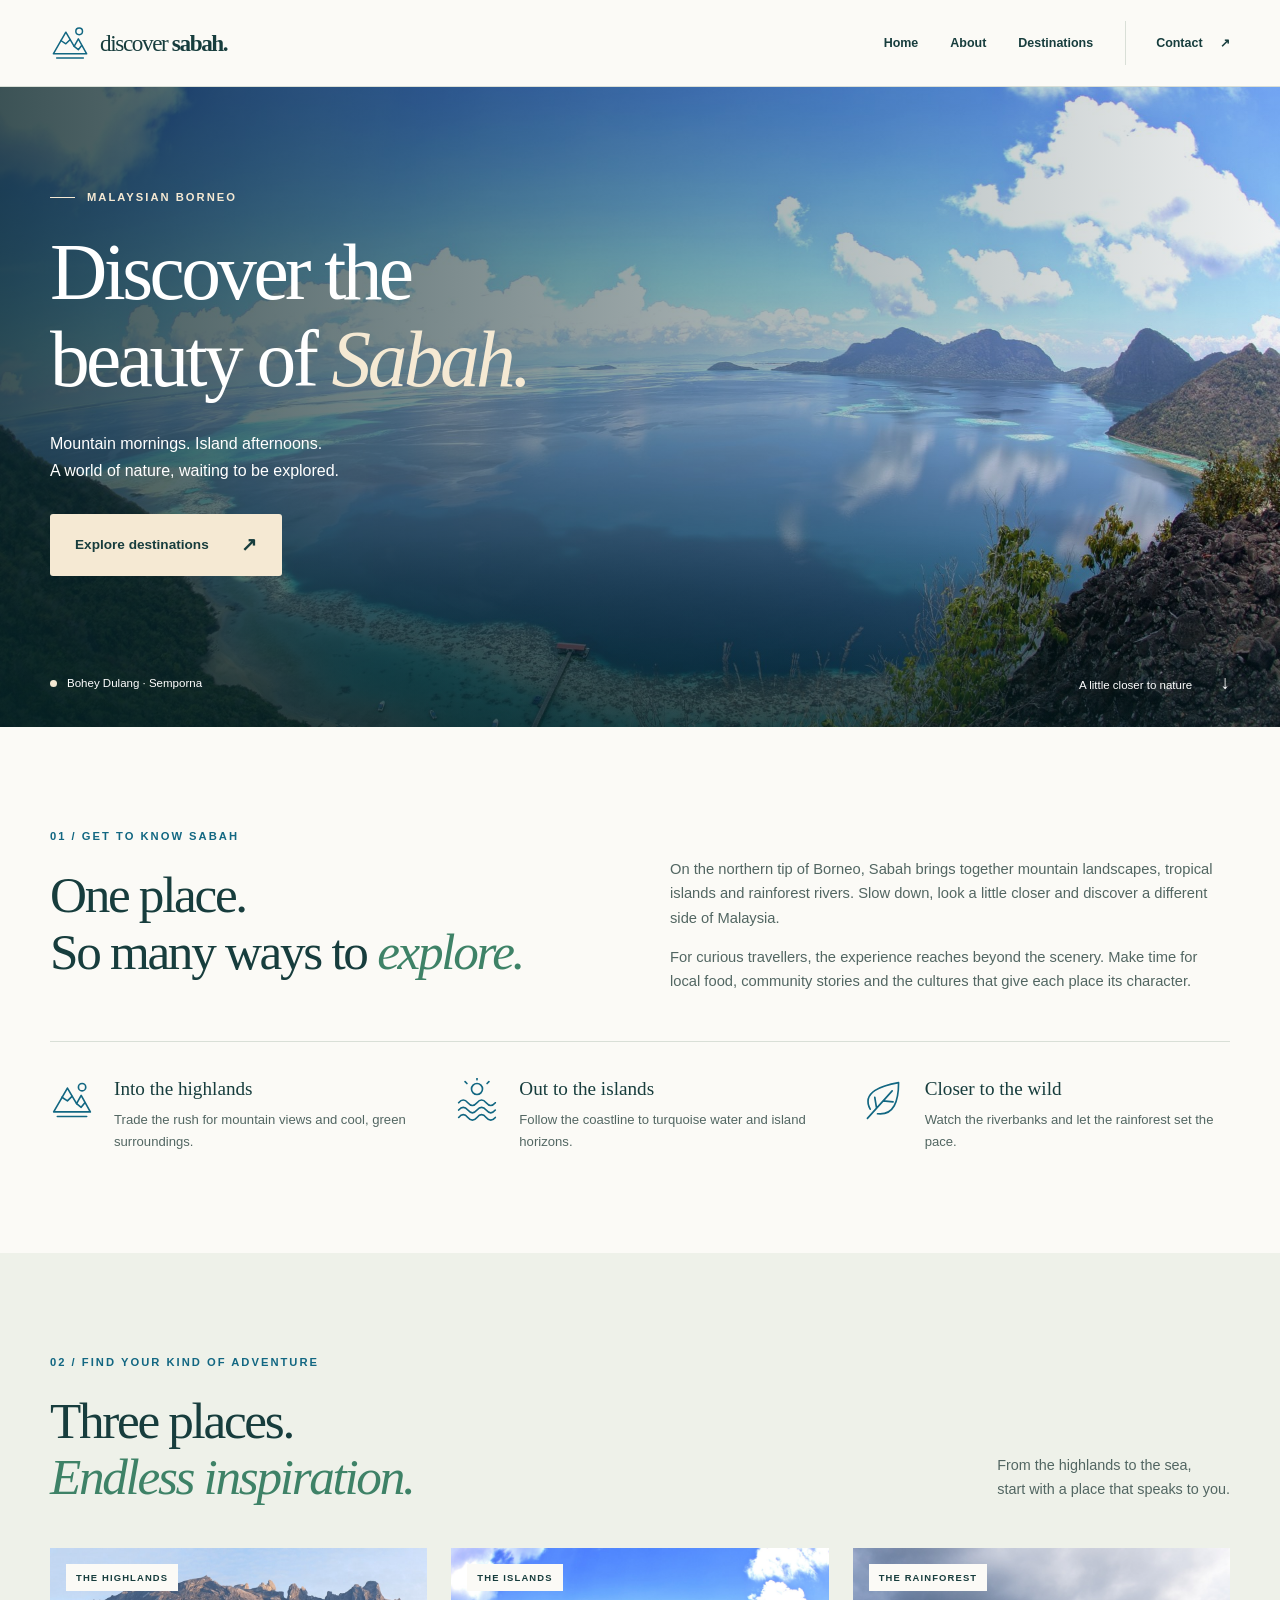
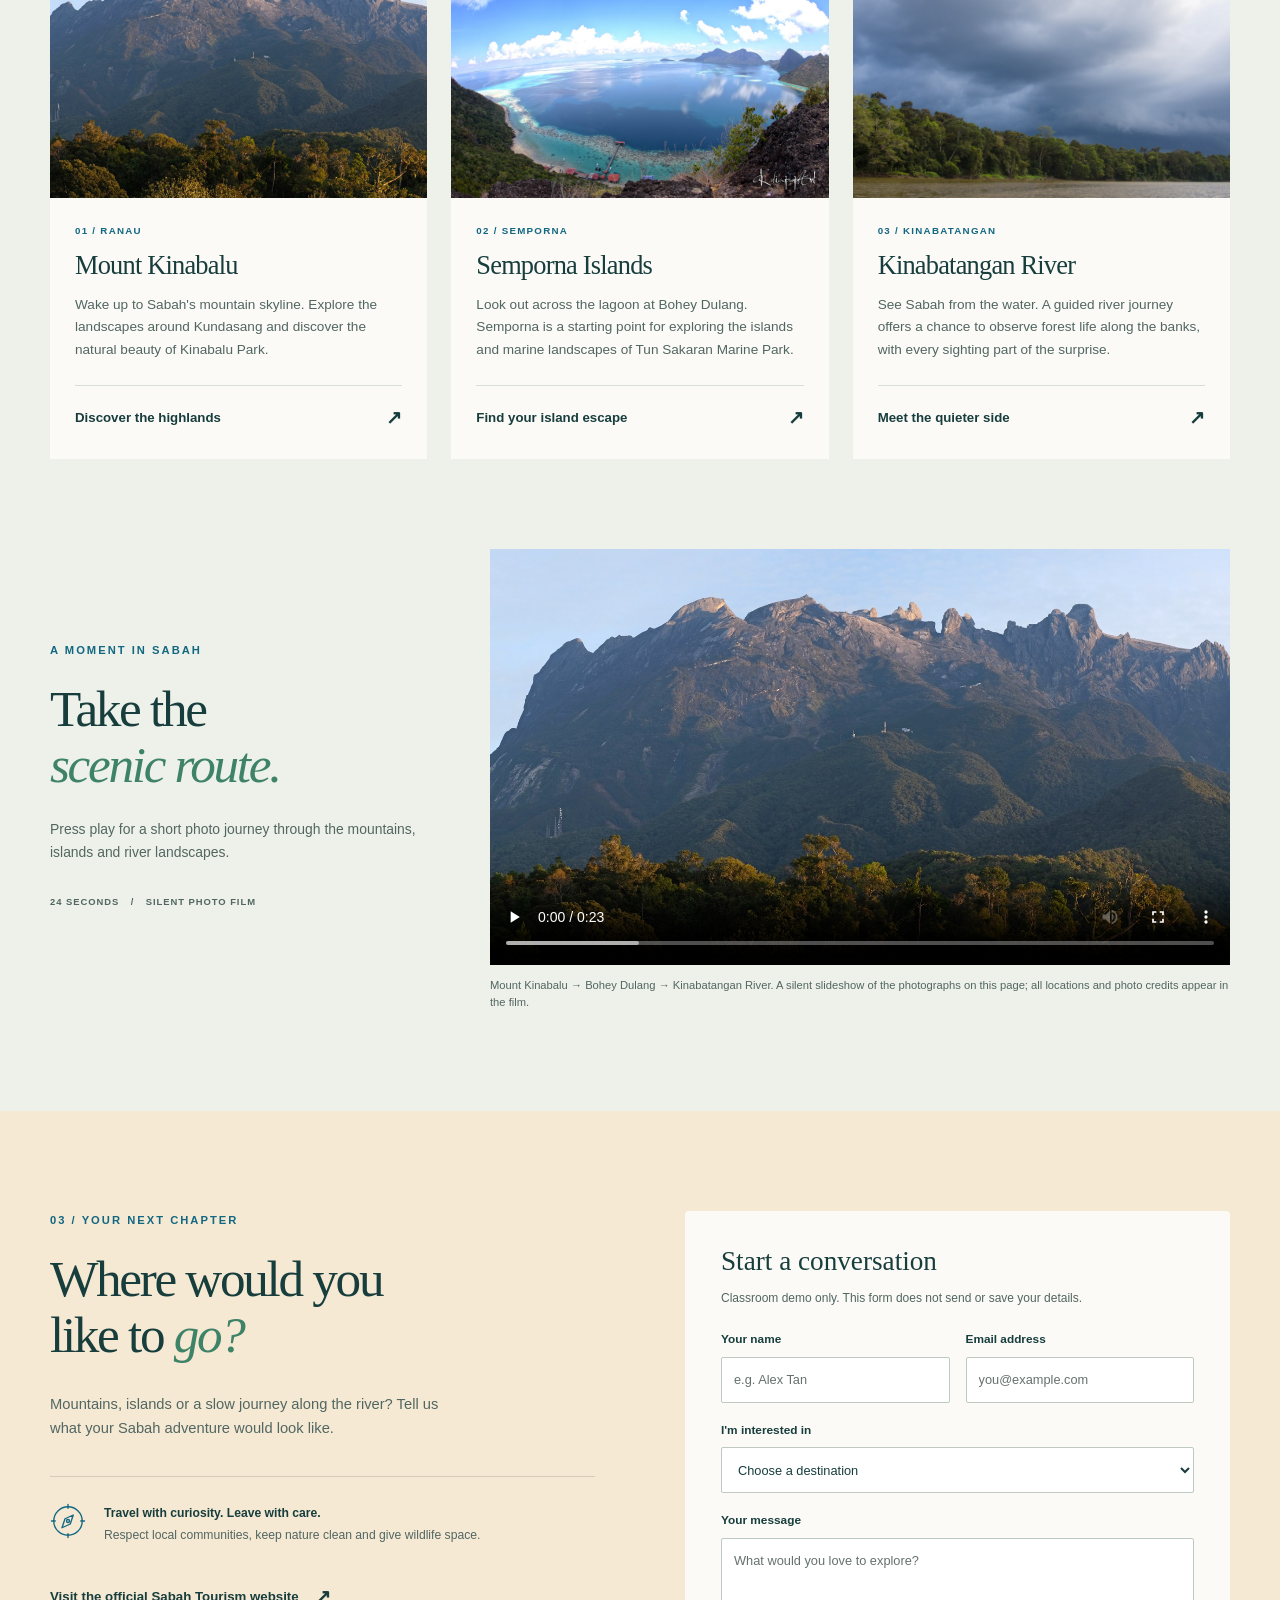
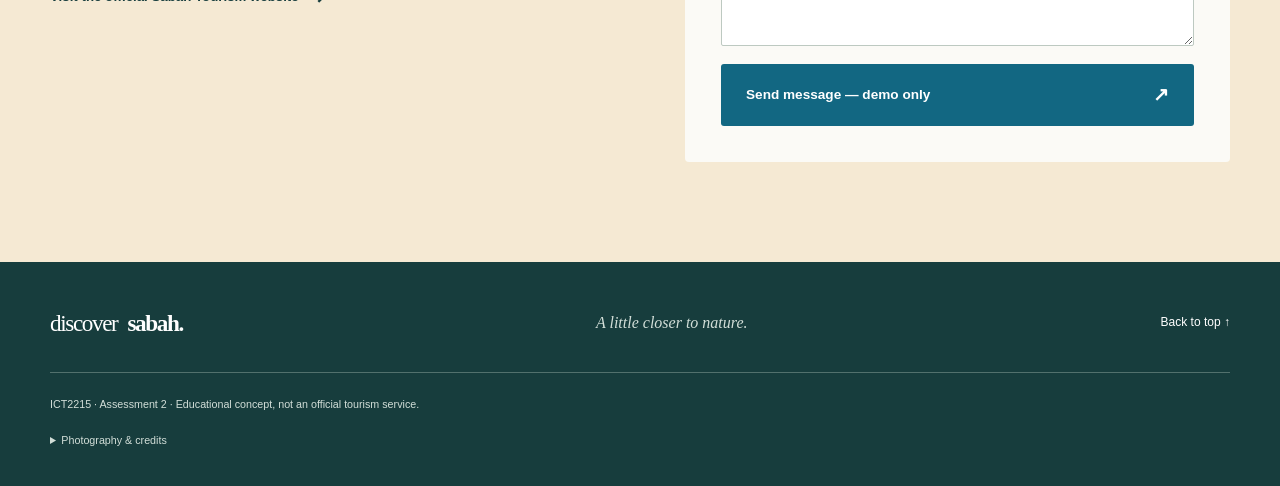
<file: index.html>
<!DOCTYPE html>

<html lang="en">

  <head>

    <meta charset="UTF-8">

    <meta name="viewport" content="width=device-width, initial-scale=1.0">

    <meta name="description" content="Discover Sabah, Malaysian Borneo: mountain mornings, island adventures and rainforest rivers.">

  <title>Discover Sabah | A little closer to nature</title>

    <link rel="icon" href="assets/icons/mountain.svg" type="image/svg+xml">

    <link rel="stylesheet" href="style.css">
  </head>

<body>

    <a class="skip-link" href="#main">Skip to content</a>

    <header class="site-header">

      <div class="container header-inner">

        <a class="brand" href="#home" aria-label="Discover Sabah home">

          <img src="assets/icons/mountain.svg" alt="" width="40" height="40">
          <span>discover <strong>sabah.</strong></span>
        </a>

        <nav aria-label="Main navigation">

          <a href="#home">Home</a>

          <a href="#about">About</a>

          <a href="#destinations">Destinations</a>

          <a href="#contact">Contact <span aria-hidden="true">↗</span></a>
        </nav>
      </div>
    </header>

    <main id="main">

      <section class="hero" id="home" aria-labelledby="home-title">

        <img class="hero-image" src="assets/images/semporna.jpg" alt="Turquoise lagoon and forested islands viewed from Bohey Dulang, Sabah" width="1920" height="1273" fetchpriority="high">

        <div class="hero-shade"></div>

        <div class="container hero-content">

        <p class="eyebrow light"><span class="small-line"></span> MALAYSIAN BORNEO</p>

        <h1 id="home-title">Discover the<br>beauty of <em>Sabah.</em></h1>

        <p class="hero-description">Mountain mornings. Island afternoons.<br>A world of nature, waiting to be explored.</p>

          <a class="button button-sand" href="#destinations">Explore destinations <span aria-hidden="true">↗</span></a>
        </div>

        <div class="container hero-bottom">

        <p><span class="location-dot" aria-hidden="true"></span> Bohey Dulang · Semporna</p>

          <a href="#about">A little closer to nature <span aria-hidden="true">↓</span></a>
        </div>
      </section>

      <section class="section about" id="about" aria-labelledby="about-title">
        <div class="container">

          <div class="section-heading about-heading">
            <div>

          <p class="eyebrow">01 / GET TO KNOW SABAH</p>

          <h2 id="about-title">One place.<br>So many ways to <em>explore.</em></h2>
            </div>

          <div class="about-copy">

              <p>On the northern tip of Borneo, Sabah brings together mountain landscapes, tropical islands and rainforest rivers. Slow down, look a little closer and discover a different side of Malaysia.</p>

              <p>For curious travellers, the experience reaches beyond the scenery. Make time for local food, community stories and the cultures that give each place its character.</p>
            </div>
          </div>

          <div class="experience-grid">

            <article class="experience">
              <img src="assets/icons/mountain.svg" alt="" width="44" height="44">
              <div>

          <h3>Into the highlands</h3>

                <p>Trade the rush for mountain views and cool, green surroundings.</p>
              </div>
            </article>

            <article class="experience">
              <img src="assets/icons/waves.svg" alt="" width="44" height="44">
              <div>

          <h3>Out to the islands</h3>

                <p>Follow the coastline to turquoise water and island horizons.</p>
              </div>
            </article>

            <article class="experience">
              <img src="assets/icons/leaf.svg" alt="" width="44" height="44">
              <div>

          <h3>Closer to the wild</h3>

                <p>Watch the riverbanks and let the rainforest set the pace.</p>
              </div>
            </article>
          </div>
        </div>
      </section>

      <section class="section destinations" id="destinations" aria-labelledby="destinations-title">
        <div class="container">

          <div class="section-heading destination-heading">
            <div>

          <p class="eyebrow">02 / FIND YOUR KIND OF ADVENTURE</p>

          <h2 id="destinations-title">Three places.<br><em>Endless inspiration.</em></h2>
            </div>

          <p>From the highlands to the sea,<br>start with a place that speaks to you.</p>
          </div>

          <div class="destination-grid">

            <article class="destination-card">

              <div class="card-image">
                <img src="assets/images/kinabalu.jpg" alt="Mount Kinabalu rising above the green hills of Kundasang at sunrise" width="1920" height="768" loading="lazy">
                <span class="image-tag">THE HIGHLANDS</span></div>

              <div class="card-body">

                <p class="card-number">01 / RANAU</p>

              <h3>Mount Kinabalu</h3>

                <p>Wake up to Sabah's mountain skyline. Explore the landscapes around Kundasang and discover the natural beauty of Kinabalu Park.</p>

                <a class="text-link" href="https://sabahtourism.com/destination/kinabalu-park/" target="_blank" rel="noopener noreferrer">Discover the highlands <span aria-hidden="true">↗</span>
                  <span class="sr-only"> (official guide, opens a new tab)</span></a></div>
            </article>

            <article class="destination-card">

              <div class="card-image">
                <img src="assets/images/semporna.jpg" alt="Blue and turquoise water surrounding Bohey Dulang near Semporna" width="1920" height="1273" loading="lazy">
                <span class="image-tag">THE ISLANDS</span></div>

              <div class="card-body">

                <p class="card-number">02 / SEMPORNA</p>

              <h3>Semporna Islands</h3>

                <p>Look out across the lagoon at Bohey Dulang. Semporna is a starting point for exploring the islands and marine landscapes of Tun Sakaran Marine Park.</p>

                <a class="text-link" href="https://sabahtourism.com/destination/tun-sakaran-marine-park/" target="_blank" rel="noopener noreferrer">Find your island escape <span aria-hidden="true">↗</span>
                  <span class="sr-only"> (official guide, opens a new tab)</span></a></div>
            </article>

            <article class="destination-card">

              <div class="card-image">
                <img src="assets/images/kinabatangan.jpg" alt="The Kinabatangan River bordered by dense rainforest beneath a cloudy sky" width="1920" height="1080" loading="lazy">
                <span class="image-tag">THE RAINFOREST</span></div>

              <div class="card-body">

                <p class="card-number">03 / KINABATANGAN</p>

              <h3>Kinabatangan River</h3>

                <p>See Sabah from the water. A guided river journey offers a chance to observe forest life along the banks, with every sighting part of the surprise.</p>

                <a class="text-link" href="https://sabahtourism.com/destination/kinabatangan-river/" target="_blank" rel="noopener noreferrer">Meet the quieter side <span aria-hidden="true">↗</span>
                  <span class="sr-only"> (official guide, opens a new tab)</span></a></div>
            </article>
          </div>

        <div class="film-layout">

            <div class="film-copy">

              <p class="eyebrow">A MOMENT IN SABAH</p>

              <h2>Take the<br><em>scenic route.</em></h2>

              <p>Press play for a short photo journey through the mountains, islands and river landscapes.</p>

              <p class="film-meta">24 SECONDS <span aria-hidden="true">/</span> SILENT PHOTO FILM</p>
            </div>

            <figure class="film">

              <video controls preload="metadata" playsinline poster="assets/images/kinabalu.jpg" aria-label="Discover Sabah: a 24-second silent photo film" aria-describedby="film-caption">

                <source src="assets/video/discover-sabah.webm" type="video/webm">
                Your browser does not support this video. 
                <a href="assets/video/discover-sabah.webm">Download the photo film</a>.
              </video>

              <figcaption id="film-caption">Mount Kinabalu → Bohey Dulang → Kinabatangan River. A silent slideshow of the photographs on this page; all locations and photo credits appear in the film.</figcaption>
            </figure>
          </div>
        </div>
      </section>

    <section class="section contact" id="contact" aria-labelledby="contact-title">

        <div class="container contact-grid">

          <div class="contact-copy">

            <p class="eyebrow">03 / YOUR NEXT CHAPTER</p>

            <h2 id="contact-title">Where would you<br>like to <em>go?</em></h2>

            <p>Mountains, islands or a slow journey along the river? Tell us what your Sabah adventure would look like.</p>

            <div class="contact-note">
              <img src="assets/icons/compass.svg" alt="" width="36" height="36">

              <p><strong>Travel with curiosity. Leave with care.</strong><br>Respect local communities, keep nature clean and give wildlife space.</p>
            </div>

            <a class="text-link" href="https://sabahtourism.com/" target="_blank" rel="noopener noreferrer">Visit the official Sabah Tourism website <span aria-hidden="true">↗</span>
              <span class="sr-only"> (opens a new tab)</span></a></div>

          <form class="contact-form" aria-describedby="form-note">

            <h3>Start a conversation</h3>

            <p id="form-note">Classroom demo only. This form does not send or save your details.</p>

            <div class="form-row">
              <div>
                <label for="name">Your name</label>
                <input id="name" name="name" type="text" autocomplete="name" placeholder="e.g. Alex Tan"></div>
              <div>
                <label for="email">Email address</label>
                <input id="email" name="email" type="email" autocomplete="email" placeholder="you@example.com"></div>
            </div>

            <label for="interest">I'm interested in</label>
            <select id="interest" name="interest"><option value="">Choose a destination</option><option>Mount Kinabalu</option><option>Semporna Islands</option><option>Kinabatangan River</option><option>A little of everything</option></select>

          <label for="message">Your message</label>
          <textarea id="message" name="message" rows="4" placeholder="What would you love to explore?"></textarea>

          <button class="button button-ocean" type="button" disabled aria-describedby="form-note">Send message — demo only <span aria-hidden="true">↗</span></button>
        </form>
      </div>
    </section>
  </main>

  <footer class="site-footer">

    <div class="container footer-top">
      <a class="brand" href="#home">discover <strong>sabah.</strong></a>

      <p>A little closer to nature.</p>

      <a href="#home">Back to top ↑</a></div>

    <div class="container footer-bottom">

      <p>ICT2215 · Assessment 2 · Educational concept, not an official tourism service.</p>

      <details class="credits">

        <summary>Photography &amp; credits</summary>
        <div>

          <p>
            <a href="https://commons.wikimedia.org/wiki/File:Kinabalu_Sabah_Borneo_Kampong_Kundasang_panorama_1.jpg">Kinabalu panorama</a> by kallerna — 
            <a href="https://creativecommons.org/licenses/by-sa/4.0/">CC BY-SA 4.0</a>.</p>

          <p>
            <a href="https://commons.wikimedia.org/wiki/File:Bohey_Dulang_from_Above_(17287121525).jpg">Bohey Dulang from Above</a> by Amri HMS — 
            <a href="https://creativecommons.org/licenses/by/2.0/">CC BY 2.0</a>.</p>

          <p>
            <a href="https://commons.wikimedia.org/wiki/File:Kinabatangan_River_(14177400033).jpg">Kinabatangan River</a> by Mike Prince — 
            <a href="https://creativecommons.org/licenses/by/2.0/">CC BY 2.0</a>.</p>

          <p>Photographs resized and cropped for layout; the photo film adds titles and motion and is shared under 
            <a href="https://creativecommons.org/licenses/by-sa/4.0/">CC BY-SA 4.0</a>. Icons are original SVG line drawings. Destination references: linked Sabah Tourism Board guides.</p>
        </div>
      </details>
    </div>
  </footer>
</body>
</html>
</file>
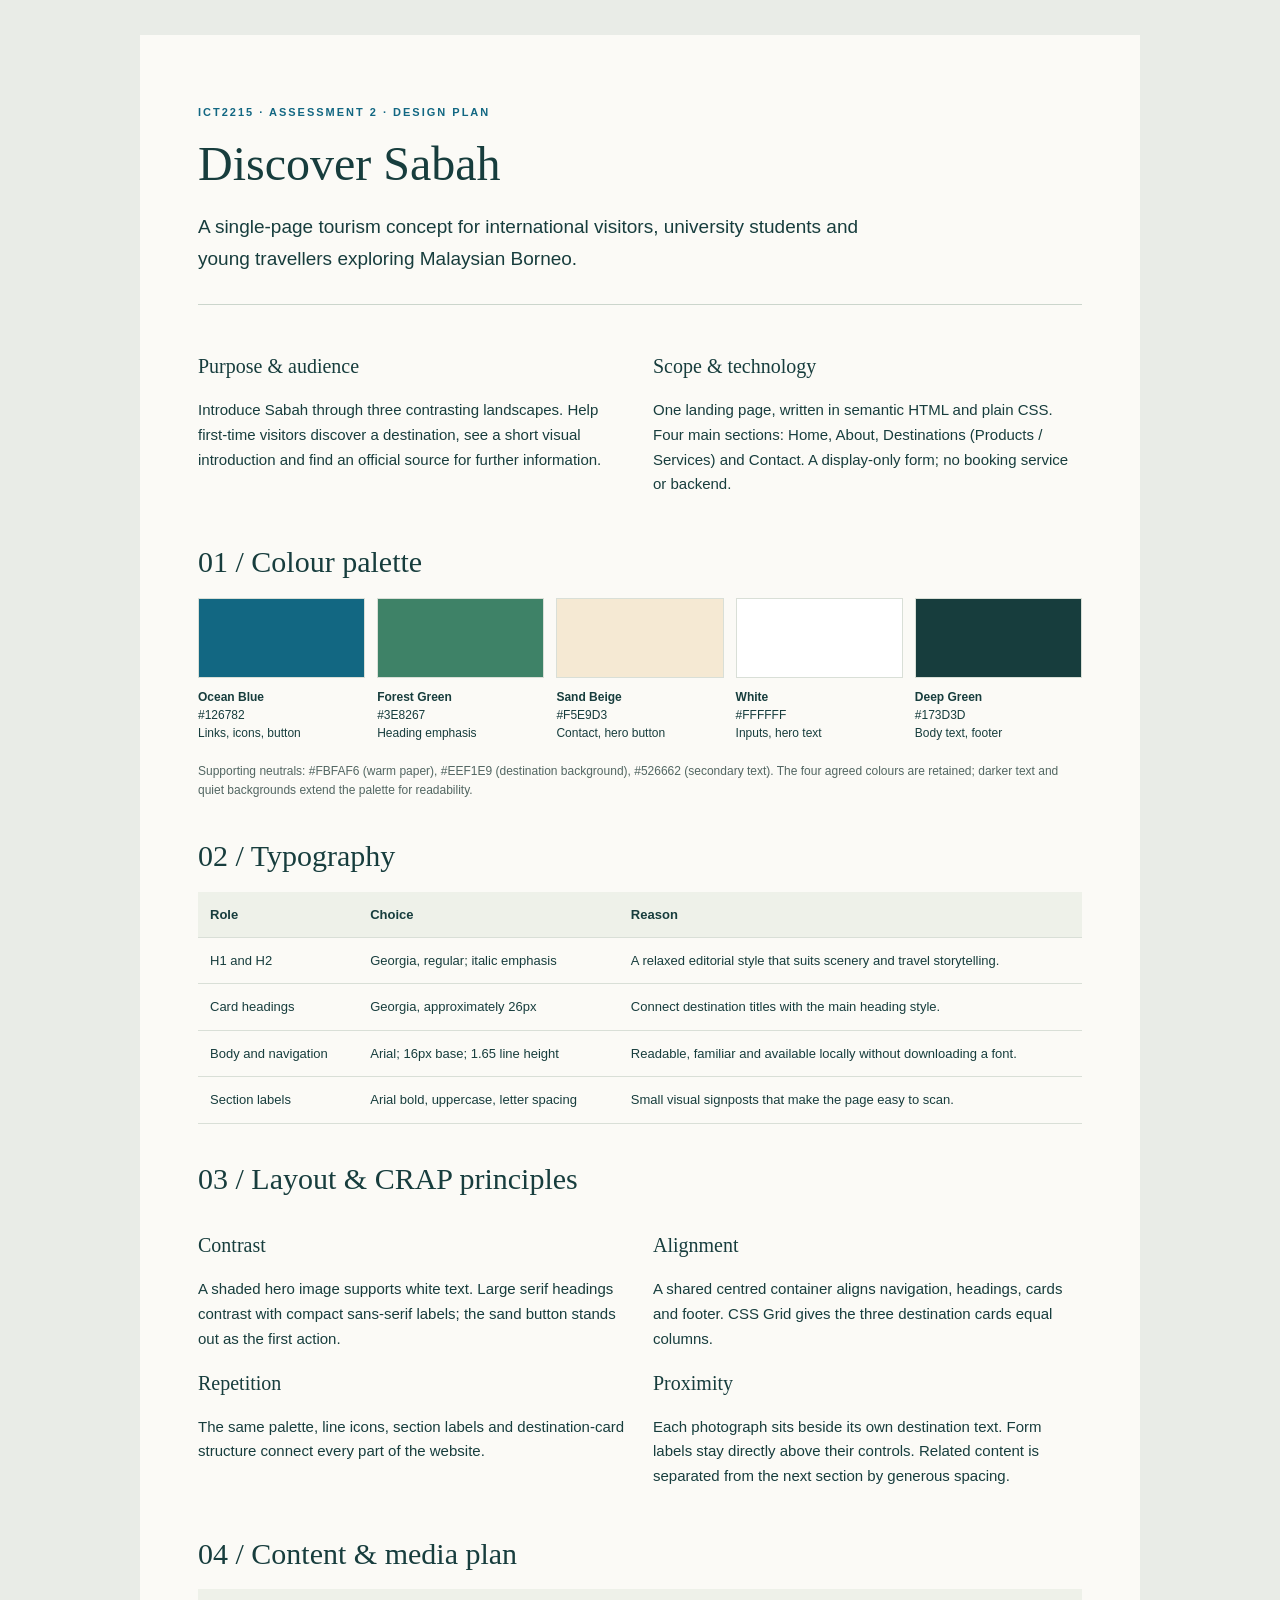
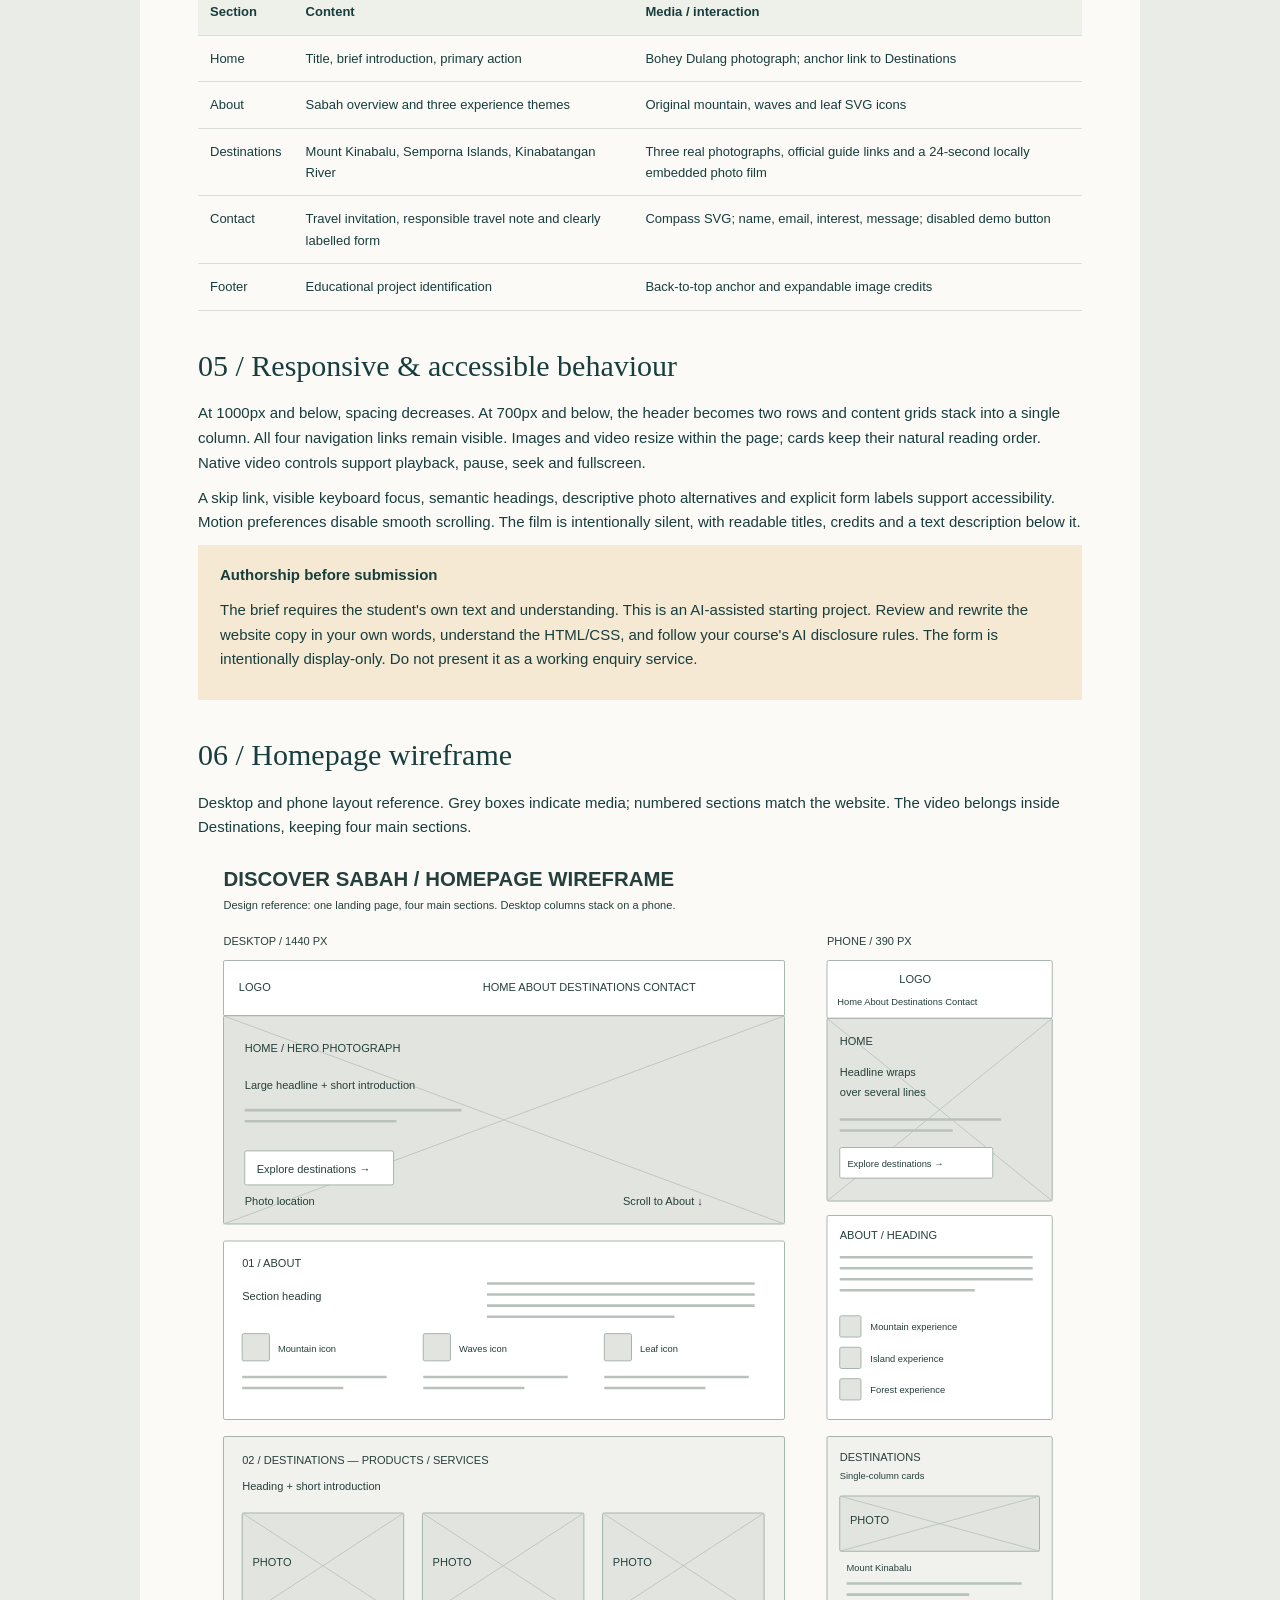
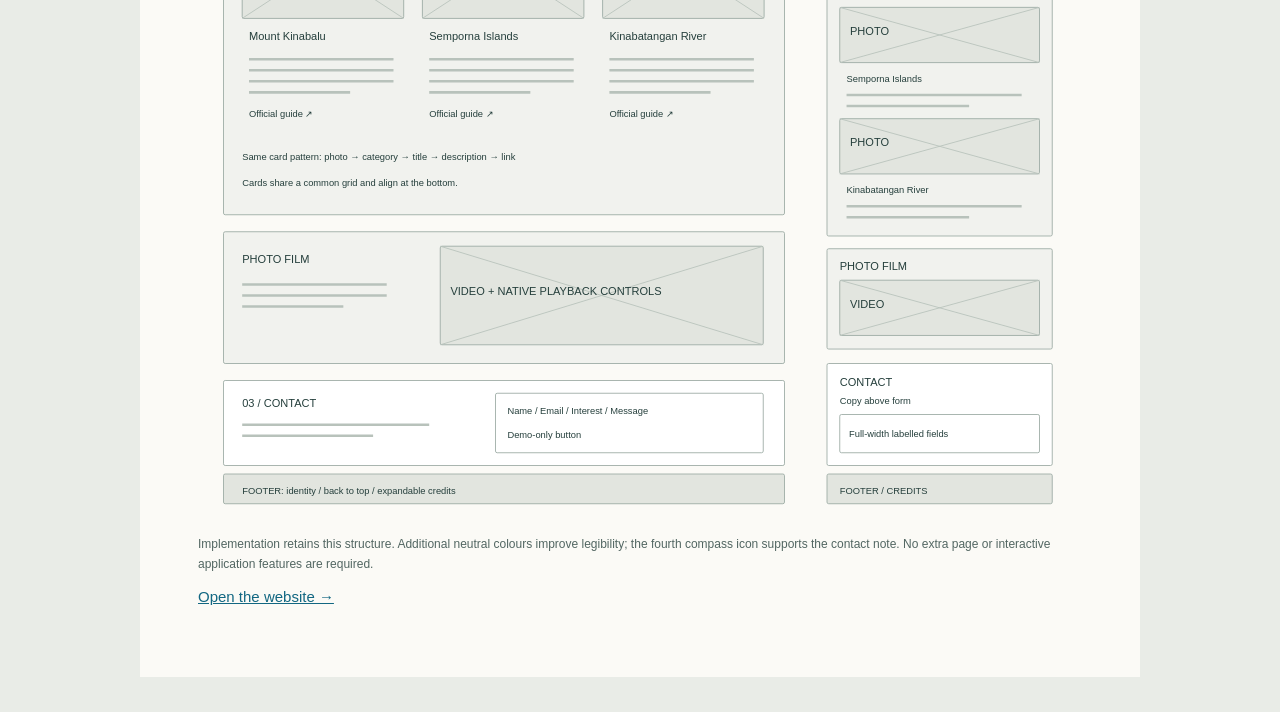
<file: design-plan.html>
<!DOCTYPE html>
<html lang="en"><head><meta charset="utf-8"><meta name="viewport" content="width=device-width,initial-scale=1"><title>Discover Sabah — Design Plan</title>
<style>
*{box-sizing:border-box}body{margin:0;background:#e9ece7;color:#173d3d;font:15px/1.65 Arial,sans-serif}.sheet{max-width:1000px;margin:35px auto;background:#fbfaf6;padding:58px}h1,h2,h3{font-family:Georgia,serif;font-weight:400;line-height:1.15}h1{font-size:48px;margin:15px 0 20px}h2{font-size:30px;margin:38px 0 18px}h3{font-size:20px}p{margin:10px 0}.eyebrow{font-size:11px;letter-spacing:2px;color:#126782;font-weight:bold}.lede{font-size:19px;max-width:700px}.rule{border-top:1px solid #cbd5cc;margin:30px 0}.grid{display:grid;grid-template-columns:1fr 1fr;gap:26px}.swatches{display:grid;grid-template-columns:repeat(5,1fr);gap:12px}.swatch{height:80px;border:1px solid #d9dfd7}.swatches p{font-size:12px;line-height:1.5}table{width:100%;border-collapse:collapse;font-size:13px}th,td{text-align:left;padding:12px;border-bottom:1px solid #d9dfd7;vertical-align:top}th{background:#eef1e9}img{display:block;width:100%;height:auto}a{color:#126782}li{margin:8px 0}.note{background:#f5e9d3;padding:18px 22px}.small{font-size:12px;color:#526662}@media(max-width:650px){.sheet{margin:0;padding:25px}.grid{grid-template-columns:1fr}.swatches{grid-template-columns:repeat(2,1fr)}h1{font-size:36px}th,td{padding:8px}}@media print{body{background:white}.sheet{margin:0;max-width:none;padding:10mm}.page-break{break-before:page}a{color:inherit}h2,h3{break-after:avoid}tr,.swatches,.note{break-inside:avoid}@page{size:A4;margin:12mm}}
</style></head><body><main class="sheet">
<p class="eyebrow">ICT2215 · ASSESSMENT 2 · DESIGN PLAN</p><h1>Discover Sabah</h1><p class="lede">A single-page tourism concept for international visitors, university students and young travellers exploring Malaysian Borneo.</p><div class="rule"></div>
<div class="grid"><div><h3>Purpose &amp; audience</h3><p>Introduce Sabah through three contrasting landscapes. Help first-time visitors discover a destination, see a short visual introduction and find an official source for further information.</p></div><div><h3>Scope &amp; technology</h3><p>One landing page, written in semantic HTML and plain CSS. Four main sections: Home, About, Destinations (Products / Services) and Contact. A display-only form; no booking service or backend.</p></div></div>
<h2>01 / Colour palette</h2><div class="swatches"><div><div class="swatch" style="background:#126782"></div><p><strong>Ocean Blue</strong><br>#126782<br>Links, icons, button</p></div><div><div class="swatch" style="background:#3e8267"></div><p><strong>Forest Green</strong><br>#3E8267<br>Heading emphasis</p></div><div><div class="swatch" style="background:#f5e9d3"></div><p><strong>Sand Beige</strong><br>#F5E9D3<br>Contact, hero button</p></div><div><div class="swatch" style="background:#ffffff"></div><p><strong>White</strong><br>#FFFFFF<br>Inputs, hero text</p></div><div><div class="swatch" style="background:#173d3d"></div><p><strong>Deep Green</strong><br>#173D3D<br>Body text, footer</p></div></div>
<p class="small">Supporting neutrals: #FBFAF6 (warm paper), #EEF1E9 (destination background), #526662 (secondary text). The four agreed colours are retained; darker text and quiet backgrounds extend the palette for readability.</p>
<h2>02 / Typography</h2><table><thead><tr><th>Role</th><th>Choice</th><th>Reason</th></tr></thead><tbody><tr><td>H1 and H2</td><td>Georgia, regular; italic emphasis</td><td>A relaxed editorial style that suits scenery and travel storytelling.</td></tr><tr><td>Card headings</td><td>Georgia, approximately 26px</td><td>Connect destination titles with the main heading style.</td></tr><tr><td>Body and navigation</td><td>Arial; 16px base; 1.65 line height</td><td>Readable, familiar and available locally without downloading a font.</td></tr><tr><td>Section labels</td><td>Arial bold, uppercase, letter spacing</td><td>Small visual signposts that make the page easy to scan.</td></tr></tbody></table>
<h2>03 / Layout &amp; CRAP principles</h2><div class="grid"><div><h3>Contrast</h3><p>A shaded hero image supports white text. Large serif headings contrast with compact sans-serif labels; the sand button stands out as the first action.</p><h3>Repetition</h3><p>The same palette, line icons, section labels and destination-card structure connect every part of the website.</p></div><div><h3>Alignment</h3><p>A shared centred container aligns navigation, headings, cards and footer. CSS Grid gives the three destination cards equal columns.</p><h3>Proximity</h3><p>Each photograph sits beside its own destination text. Form labels stay directly above their controls. Related content is separated from the next section by generous spacing.</p></div></div>
<h2>04 / Content &amp; media plan</h2><table><thead><tr><th>Section</th><th>Content</th><th>Media / interaction</th></tr></thead><tbody><tr><td>Home</td><td>Title, brief introduction, primary action</td><td>Bohey Dulang photograph; anchor link to Destinations</td></tr><tr><td>About</td><td>Sabah overview and three experience themes</td><td>Original mountain, waves and leaf SVG icons</td></tr><tr><td>Destinations</td><td>Mount Kinabalu, Semporna Islands, Kinabatangan River</td><td>Three real photographs, official guide links and a 24-second locally embedded photo film</td></tr><tr><td>Contact</td><td>Travel invitation, responsible travel note and clearly labelled form</td><td>Compass SVG; name, email, interest, message; disabled demo button</td></tr><tr><td>Footer</td><td>Educational project identification</td><td>Back-to-top anchor and expandable image credits</td></tr></tbody></table>
<h2>05 / Responsive &amp; accessible behaviour</h2><p>At 1000px and below, spacing decreases. At 700px and below, the header becomes two rows and content grids stack into a single column. All four navigation links remain visible. Images and video resize within the page; cards keep their natural reading order. Native video controls support playback, pause, seek and fullscreen.</p><p>A skip link, visible keyboard focus, semantic headings, descriptive photo alternatives and explicit form labels support accessibility. Motion preferences disable smooth scrolling. The film is intentionally silent, with readable titles, credits and a text description below it.</p>
<div class="note"><strong>Authorship before submission</strong><p>The brief requires the student's own text and understanding. This is an AI-assisted starting project. Review and rewrite the website copy in your own words, understand the HTML/CSS, and follow your course's AI disclosure rules. The form is intentionally display-only. Do not present it as a working enquiry service.</p></div>
<div class="page-break"><h2>06 / Homepage wireframe</h2><p>Desktop and phone layout reference. Grey boxes indicate media; numbered sections match the website. The video belongs inside Destinations, keeping four main sections.</p><img src="wireframe.svg" alt="Desktop and mobile wireframe showing header, hero, about, destinations, video, contact and footer in reading order"><p class="small">Implementation retains this structure. Additional neutral colours improve legibility; the fourth compass icon supports the contact note. No extra page or interactive application features are required.</p></div>
<p><a href="../index.html">Open the website →</a></p></main></body></html>
</file>
<file: style.css>
:root {
  --ocean: #126782; 
  
  --forest: #3e8267; 
  --sand: #f5e9d3; 
  --paper: #fbfaf6; 
  --white: #ffffff; 
  
  --ink: #173d3d; 
  
  --muted: #526662; 
  --line: #d9dfd7; 
  
  --heading-font: Georgia, 'Times New Roman', serif; 
  
  --body-font: Arial, Helvetica, sans-serif; 
}

* {
  box-sizing: border-box;
}

html {
  scroll-behavior: smooth;
  scroll-padding-top: 104px;
}

body {
  margin: 0;
  color: var(--ink);
  background: var(--paper);
  font-family: var(--body-font);
  font-size: 16px;
  line-height: 1.65;
}

img, video {
  display: block;
  max-width: 100%;
}

a {
  color: inherit;
  text-underline-offset: 5px;
}

button, input, select, textarea {
  font: inherit;
}

button, a, input, select, textarea, summary {
  -webkit-tap-highlight-color: transparent;
}

:focus-visible {
  outline: 3px solid #b75b1d;
  outline-offset: 5px;
}

h1, h2, h3, p, figure {
  margin-top: 0;
}

h1, h2, h3 {
  line-height: 1.1;
}

h1, h2 {
  font-family: var(--heading-font);
  font-weight: 400;
  letter-spacing: -0.045em;
}

h2 {
  font-size: clamp(2.3rem, 4vw, 3.5rem);
  margin-bottom: 0;
}

h2 em {
  color: var(--forest);
  font-weight: 400;
}

h3 {
  font-weight: 400;
}

.container {
  width: min(1180px, calc(100% - 96px));
  margin-inline: auto;
}

.section {
  padding: 100px 0;
}

.eyebrow {
  color: var(--ocean);
  font-size: 0.7rem;
  font-weight: 700;
  letter-spacing: 0.18em;
  margin-bottom: 22px;
}

.button {
  display: inline-flex;
  align-items: center;
  justify-content: space-between;
  gap: 32px;
  min-height: 54px;
  padding: 15px 25px;
  text-decoration: none;
  border: 0;
  border-radius: 3px;
  font-size: 0.85rem;
  font-weight: 700;
}

.button span {
  font-size: 1.2rem;
}

.button-sand {
  background: var(--sand);
  color: var(--ink);
}

.button-sand:hover {
  background: white;
}

.button-ocean {
  background: var(--ocean);
  color: white;
}

.text-link {
  display: inline-flex;
  justify-content: space-between;
  align-items: center;
  gap: 16px;
  font-size: 0.83rem;
  font-weight: 700;
  text-decoration: none;
}

.text-link:hover {
  text-decoration: underline;
}

.text-link span[aria-hidden] {
  font-size: 1.2rem;
}

.skip-link {
  position: fixed;
  top: -100px;
  left: 16px;
  background: white;
  padding: 10px 20px;
  z-index: 20;
}

.skip-link:focus {
  top: 12px;
}

.sr-only {
  position: absolute;
  width: 1px;
  height: 1px;
  padding: 0;
  margin: -1px;
  overflow: hidden;
  clip-path: inset(50%);
  white-space: nowrap;
  border: 0;
}

.site-header {
  position: sticky;
  top: 0;
  z-index: 10;
  background: var(--paper);
  border-bottom: 1px solid var(--line);
}

.header-inner {
  display: flex;
  align-items: center;
  justify-content: space-between;
  min-height: 86px;
  gap: 30px;
}

.brand {
  display: inline-flex;
  align-items: center;
  gap: 10px;
  font-family: var(--heading-font);
  font-size: 1.45rem;
  letter-spacing: -0.06em;
  text-decoration: none;
  white-space: nowrap;
}

.brand strong {
  font-weight: 700;
}

nav {
  display: flex;
  align-items: center;
  gap: 32px;
}

nav a {
  display: inline-block;
  padding: 12px 0;
  text-decoration: none;
  font-size: 0.78rem;
  font-weight: 700;
}

nav a:hover {
  color: var(--ocean);
  text-decoration: underline;
}

nav a:last-child {
  border-left: 1px solid var(--line);
  padding-left: 30px;
}

nav a span {
  margin-left: 14px;
}

.hero {
  position: relative;
  min-height: 640px;
  display: flex;
  flex-direction: column;
  justify-content: center;
  color: white;
  background: var(--ink);
  isolation: isolate;
}

.hero-image, .hero-shade {
  position: absolute;
  inset: 0;
  width: 100%;
  height: 100%;
  z-index: -1;
}

.hero-image {
  object-fit: cover;
  object-position: center 48%;
}

.hero-shade {
  background: linear-gradient(90deg, rgba(5,34,38,.78) 0%, rgba(5,34,38,.38) 54%, rgba(5,34,38,.06) 100%), linear-gradient(0deg, rgba(5,34,38,.5), transparent 30%);
}

.hero-content {
  padding-top: 65px;
  padding-bottom: 115px;
}

.light {
  color: var(--sand);
  display: flex;
  align-items: center;
  gap: 12px;
}

.small-line {
  width: 25px;
  height: 1px;
  background: currentColor;
}

h1 {
  font-size: clamp(3.5rem, 6.2vw, 5.4rem);
  margin-bottom: 26px;
  max-width: 800px;
}

h1 em {
  color: var(--sand);
  font-weight: 400;
}

.hero-description {
  font-size: 1rem;
  line-height: 1.7;
  margin-bottom: 30px;
}

.hero-bottom {
  position: absolute;
  bottom: 28px;
  left: 0;
  right: 0;
  display: flex;
  justify-content: space-between;
  align-items: center;
  gap: 15px;
  font-size: 0.72rem;
}

.hero-bottom p {
  margin: 0;
  display: flex;
  align-items: center;
  gap: 10px;
}

.hero-bottom a {
  text-decoration: none;
}

.hero-bottom a span {
  margin-left: 25px;
  font-size: 1.2rem;
}

.location-dot {
  width: 7px;
  height: 7px;
  border-radius: 50%;
  background: var(--sand);
}

.section-heading {
  display: flex;
  justify-content: space-between;
  align-items: end;
  gap: 60px;
}

.about-heading {
  align-items: start;
}

.about-heading > div {
  flex: 1;
  min-width: 0;
}

.about-copy {
  padding-top: 30px;
  color: var(--muted);
  font-size: 0.92rem;
}

.about-copy p:last-child {
  margin-bottom: 0;
}

.experience-grid {
  display: grid;
  grid-template-columns: repeat(3, 1fr);
  gap: 36px;
  margin-top: 48px;
  padding-top: 36px;
  border-top: 1px solid var(--line);
}

.experience {
  display: flex;
  align-items: start;
  gap: 20px;
}

.experience img {
  flex: 0 0 44px;
}

.experience h3 {
  font-family: var(--heading-font);
  font-size: 1.2rem;
  margin-bottom: 10px;
}

.experience p {
  color: var(--muted);
  font-size: 0.82rem;
  margin-bottom: 0;
}

.destinations {
  background: #eef1e9;
}

.destination-heading {
  margin-bottom: 42px;
}

.destination-heading > p {
  color: var(--muted);
  font-size: 0.9rem;
  margin-bottom: 4px;
}

.destination-grid {
  display: grid;
  grid-template-columns: repeat(3, minmax(0, 1fr));
  gap: 24px;
}

.destination-card {
  background: var(--paper);
  display: flex;
  flex-direction: column;
}

.card-image {
  position: relative;
}

.card-image img {
  width: 100%;
  height: 250px;
  object-fit: cover;
}

.image-tag {
  position: absolute;
  top: 16px;
  left: 16px;
  padding: 6px 10px;
  background: var(--paper);
  font-size: 0.59rem;
  letter-spacing: 0.12em;
  font-weight: 700;
}

.card-body {
  padding: 25px;
  display: flex;
  flex-direction: column;
  flex: 1;
}

.card-number {
  color: var(--ocean);
  font-size: 0.61rem;
  letter-spacing: 0.13em;
  font-weight: 700;
  margin-bottom: 12px;
}

.card-body h3 {
  font-family: var(--heading-font);
  font-size: 1.65rem;
  letter-spacing: -0.03em;
  margin-bottom: 14px;
}

.card-body > p:not(.card-number) {
  font-size: 0.85rem;
  color: var(--muted);
  margin-bottom: 24px;
}

.card-body .text-link {
  margin-top: auto;
  padding-top: 16px;
  border-top: 1px solid var(--line);
}

.film-layout {
  display: grid;
  grid-template-columns: 0.75fr 1.5fr;
  gap: 70px;
  align-items: center;
  padding-top: 90px;
}

.film-copy h2 {
  margin-bottom: 24px;
}

.film-copy > p:not(.eyebrow) {
  color: var(--muted);
  font-size: 0.87rem;
}

.film-copy .film-meta {
  margin-top: 30px;
  font-size: 0.59rem !important;
  letter-spacing: 0.1em;
  font-weight: 700;
}

.film-meta span {
  margin-inline: 8px;
}

.film {
  margin: 0;
  min-width: 0;
}

video {
  width: 100%;
  aspect-ratio: 16/9;
  object-fit: cover;
  background: #102d2e;
}

figcaption {
  color: var(--muted);
  font-size: 0.7rem;
  padding-top: 12px;
  line-height: 1.5;
}

.contact {
  background: var(--sand);
}

.contact-grid {
  display: grid;
  grid-template-columns: 1fr 1fr;
  gap: 90px;
  align-items: start;
}

.contact-copy h2 {
  margin-bottom: 28px;
}

.contact-copy > p:not(.eyebrow) {
  color: var(--muted);
  font-size: 0.92rem;
  max-width: 390px;
}

.contact-note {
  display: flex;
  gap: 18px;
  border-top: 1px solid #d4cbb8;
  margin-top: 36px;
  padding-top: 26px;
  margin-bottom: 22px;
}

.contact-note img {
  flex: 0 0 36px;
}

.contact-note p {
  font-size: 0.76rem;
  line-height: 1.8;
  color: var(--muted);
}

.contact-note strong {
  color: var(--ink);
}

.contact-form {
  background: var(--paper);
  padding: 36px;
  border-radius: 4px;
}

.contact-form h3 {
  font-family: var(--heading-font);
  font-size: 1.7rem;
  margin-bottom: 12px;
}

#form-note {
  font-size: 0.75rem;
  color: var(--muted);
  margin-bottom: 22px;
}

.form-row {
  display: grid;
  grid-template-columns: 1fr 1fr;
  gap: 16px;
}

.form-row > div {
  min-width: 0;
}

label {
  display: block;
  font-size: 0.74rem;
  font-weight: 700;
  margin-bottom: 7px;
}

input, select, textarea {
  display: block;
  width: 100%;
  min-width: 0;
  padding: 11px 12px;
  border: 1px solid #bdc9c1;
  border-radius: 2px;
  background: white;
  color: var(--ink);
  margin-bottom: 18px;
  font-size: 0.8rem;
}

input, select {
  min-height: 46px;
}

textarea {
  resize: vertical;
}

input::placeholder, textarea::placeholder {
  color: #65716d;
  opacity: 1;
}

.contact-form .button {
  width: 100%;
}

.contact-form button:disabled {
  opacity: 1;
  cursor: not-allowed;
}

.site-footer {
  background: var(--ink);
  color: white;
  padding: 42px 0 30px;
}

.footer-top {
  display: flex;
  align-items: center;
  justify-content: space-between;
  gap: 24px;
  padding-bottom: 30px;
}

.footer-top p {
  margin: 0;
  color: #d2ded8;
  font-family: var(--heading-font);
  font-style: italic;
}

.footer-top > a:last-child {
  font-size: 0.75rem;
  text-decoration: none;
}

.footer-bottom {
  border-top: 1px solid #52716d;
  padding-top: 23px;
  font-size: 0.67rem;
  color: #d2ded8;
}

.footer-bottom > p {
  margin-bottom: 12px;
}

.credits summary {
  cursor: pointer;
  padding: 6px 0;
  width: fit-content;
}

.credits > div {
  padding-top: 15px;
  max-width: 900px;
}

.credits p {
  margin-bottom: 8px;
}

@media (max-width: 1000px) {

  .container {
    width: calc(100% - 56px);
  }

  nav {
    gap: 22px;
  }

  .section {
    padding: 75px 0;
  }

  .section-heading {
    gap: 35px;
  }

  .experience-grid {
    gap: 22px;
  }

  .experience {
    flex-direction: column;
    gap: 12px;
  }

  .destination-grid {
    gap: 16px;
  }

  .card-image img {
    height: 210px;
  }

  .card-body {
    padding: 20px;
  }

  .film-layout {
    gap: 36px;
  }

  .contact-grid {
    gap: 40px;
  }

  .contact-form {
    padding: 28px;
  }

  .form-row {
    grid-template-columns: 1fr;
    gap: 0;
  }

}

@media (max-width: 700px) {

  html {
    scroll-padding-top: 125px;
  }

  .container {
    width: calc(100% - 40px);
  }

  .header-inner {
    flex-direction: column;
    gap: 0;
    padding-top: 12px;
  }

  .brand {
    font-size: 1.3rem;
  }

  .brand img {
    width: 32px;
    height: 32px;
  }

  nav {
    width: 100%;
    justify-content: space-between;
    gap: 10px;
  }

  nav a {
    font-size: 0.72rem;
    padding: 13px 0;
  }

  nav a:last-child {
    border: 0;
    padding-left: 0;
  }

  nav a span {
    margin-left: 4px;
  }

  .hero {
    min-height: 640px;
  }

  .hero-content {
    padding-top: 55px;
    padding-bottom: 125px;
  }

  h1 {
    font-size: clamp(2.8rem, 11.5vw, 4.2rem);
  }

  .hero-image {
    object-position: 59% center;
  }

  .hero-shade {
    background: linear-gradient(90deg, rgba(5,34,38,.79), rgba(5,34,38,.2)), linear-gradient(0deg, rgba(5,34,38,.55), transparent 35%);
  }

  .hero-bottom {
    flex-direction: column;
    align-items: start;
    gap: 9px;
    bottom: 23px;
  }

  .hero-bottom a span {
    margin-left: 15px;
  }

  .section {
    padding: 62px 0;
  }

  .section-heading {
    display: block;
  }

  .about-copy {
    padding-top: 26px;
  }

  .experience-grid {
    grid-template-columns: 1fr;
    margin-top: 32px;
    gap: 26px;
  }

  .experience {
    flex-direction: row;
    gap: 20px;
  }

  .destination-heading > p {
    margin-top: 24px;
  }

  .destination-grid, .film-layout, .contact-grid {
    grid-template-columns: 1fr;
  }

  .destination-grid {
    gap: 30px;
  }

  .card-image img {
    height: auto;
    aspect-ratio: 4/3;
  }

  .card-body {
    padding: 26px;
  }

  .film-layout {
    padding-top: 60px;
    gap: 24px;
  }

  .film-copy .film-meta {
    margin-top: 18px;
    margin-bottom: 0;
  }

  .contact-grid {
    gap: 32px;
  }

  .contact-form {
    padding: 25px;
  }

  .footer-top {
    flex-wrap: wrap;
    gap: 15px;
  }

  .footer-top p {
    order: 3;
    width: 100%;
    font-size: 0.85rem;
  }

}

@media (prefers-reduced-motion: reduce) {

  html {
    scroll-behavior: auto;
  }

}
</file>
